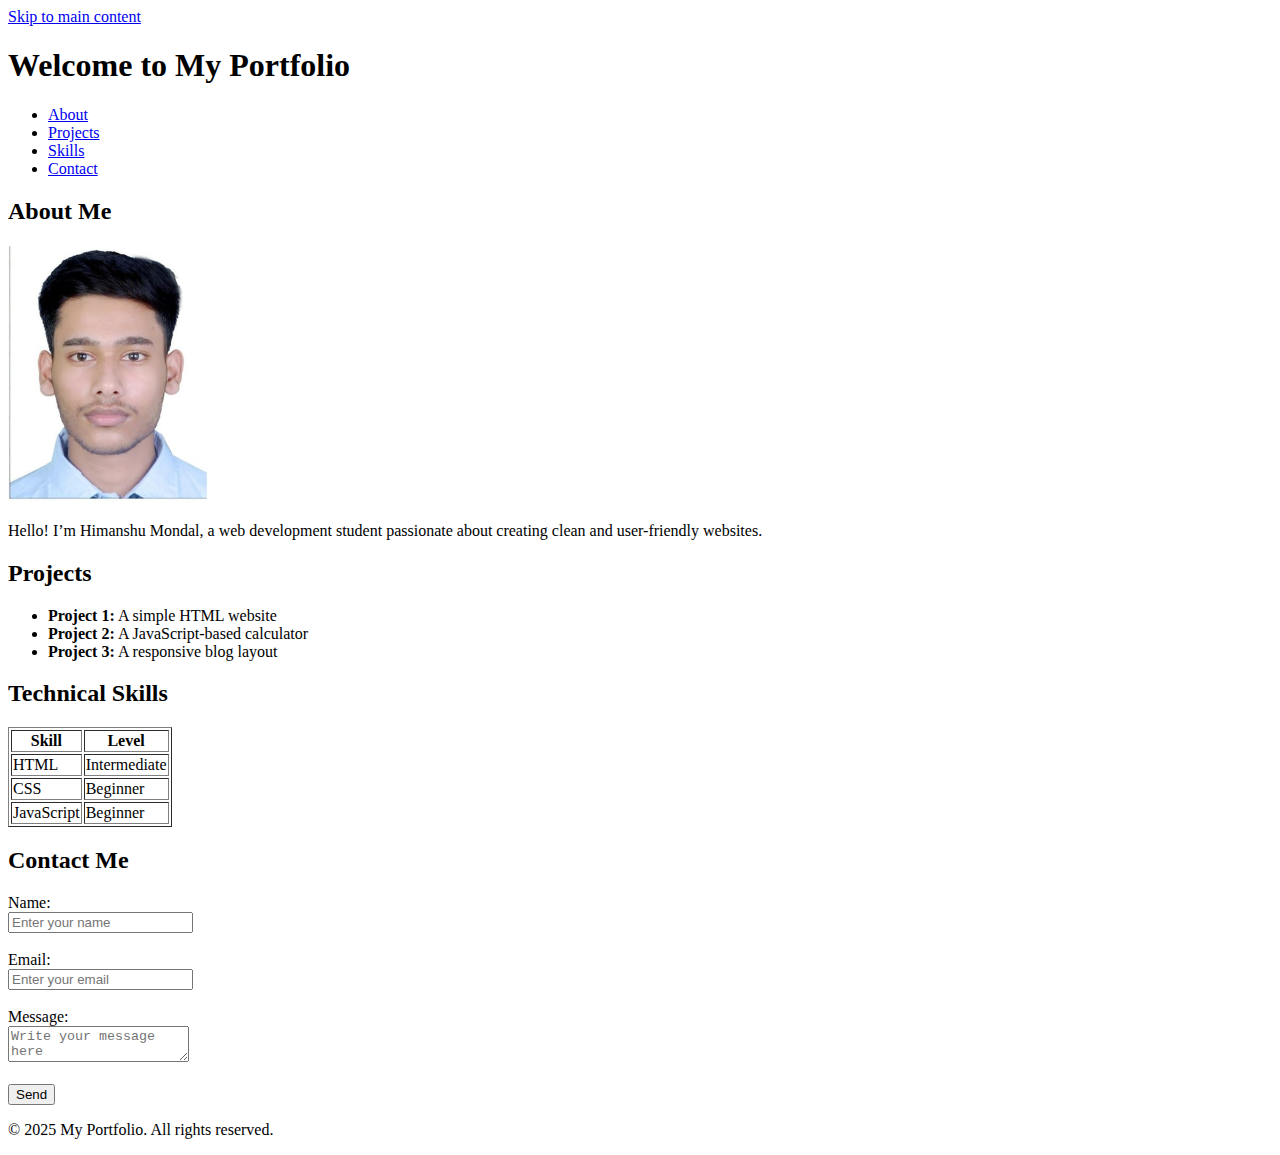
<file: Lab 1 Assignment/index.html>
<!-- 
Web Dev I - Lab Assignment 1
Project: Personal Portfolio Website
Page: index.html
-->

<!DOCTYPE html>
<html lang="en">
<head>
    <meta charset="UTF-8">
    <meta name="viewport" content="width=device-width, initial-scale=1.0">
    <title>My Portfolio</title>
</head>
<body>

    <!-- Accessibility -->
    <a href="#main-content">Skip to main content</a>

    <!-- Header and Navigation -->
    <header>
        <h1>Welcome to My Portfolio</h1>
        <nav>
            <ul>
                <li><a href="#about">About</a></li>
                <li><a href="#projects">Projects</a></li>
                <li><a href="#skills">Skills</a></li>
                <li><a href="#contact">Contact</a></li>
            </ul>
        </nav>
    </header>

    <!-- Main Content -->
    <main id="main-content">

        <!-- Hero / About Section -->
        <section id="about">
            <h2>About Me</h2>
            <img src="photo.jpg" alt="Profile picture of [Himanshu Mondal]" width="200">
            <p>Hello! I’m Himanshu Mondal, a web development student passionate about creating clean and user-friendly websites.</p>
        </section>

        <!-- Projects Section -->
        <section id="projects">
            <h2>Projects</h2>
            <ul>
                <li><strong>Project 1:</strong> A simple HTML website</li>
                <li><strong>Project 2:</strong> A JavaScript-based calculator</li>
                <li><strong>Project 3:</strong> A responsive blog layout</li>
            </ul>
        </section>

        <!-- Skills Section -->
        <section id="skills">
            <h2>Technical Skills</h2>
            <table border="1">
                <tr>
                    <th>Skill</th>
                    <th>Level</th>
                </tr>
                <tr>
                    <td>HTML</td>
                    <td>Intermediate</td>
                </tr>
                <tr>
                    <td>CSS</td>
                    <td>Beginner</td>
                </tr>
                <tr>
                    <td>JavaScript</td>
                    <td>Beginner</td>
                </tr>
            </table>
        </section>

        <!-- Contact Section -->
        <section id="contact">
            <h2>Contact Me</h2>
            <form action="#" method="post">
                <label for="name">Name:</label><br>
                <input type="text" id="name" name="name" placeholder="Enter your name" required><br><br>

                <label for="email">Email:</label><br>
                <input type="email" id="email" name="email" placeholder="Enter your email" required><br><br>

                <label for="message">Message:</label><br>
                <textarea id="message" name="message" placeholder="Write your message here" required></textarea><br><br>

                <button type="submit">Send</button>
            </form>
        </section>

    </main>

    <!-- Footer -->
    <footer>
        <p>&copy; 2025 My Portfolio. All rights reserved.</p>
    </footer>

</body>
</html>
</file>
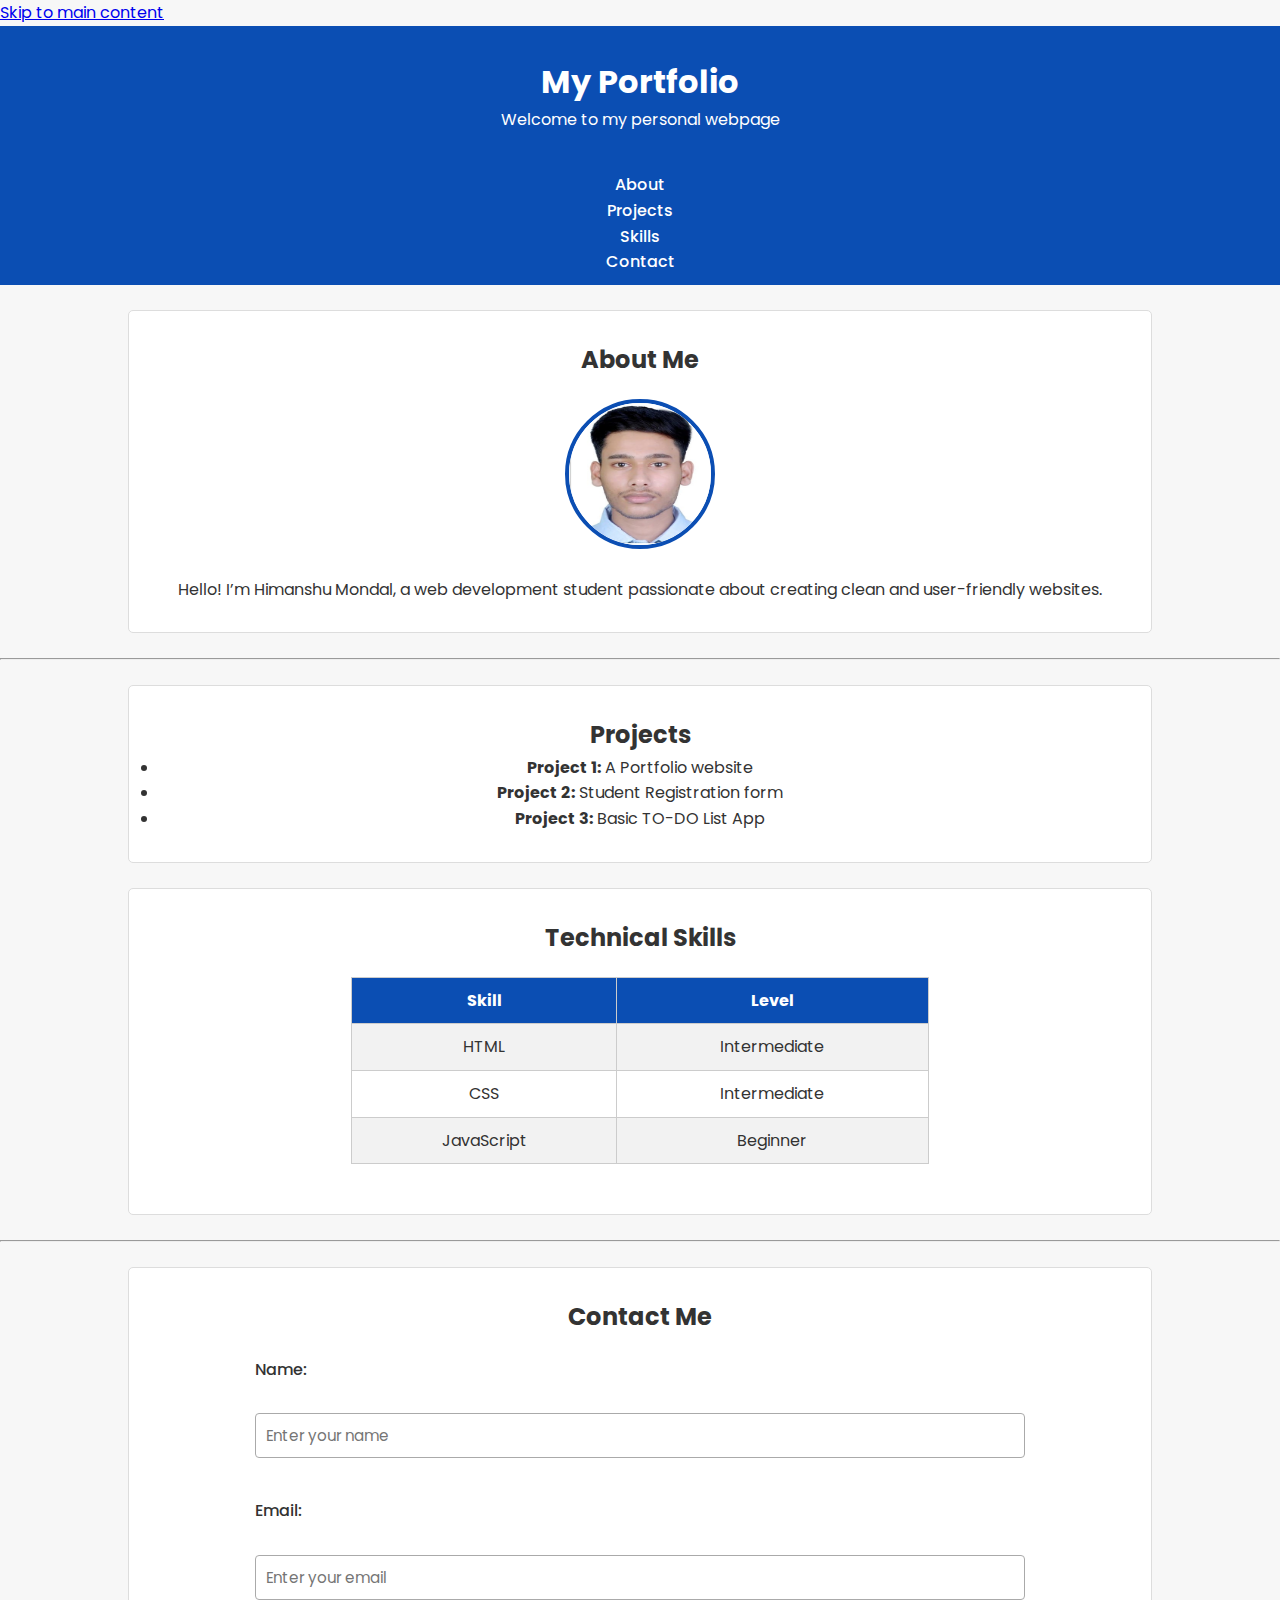
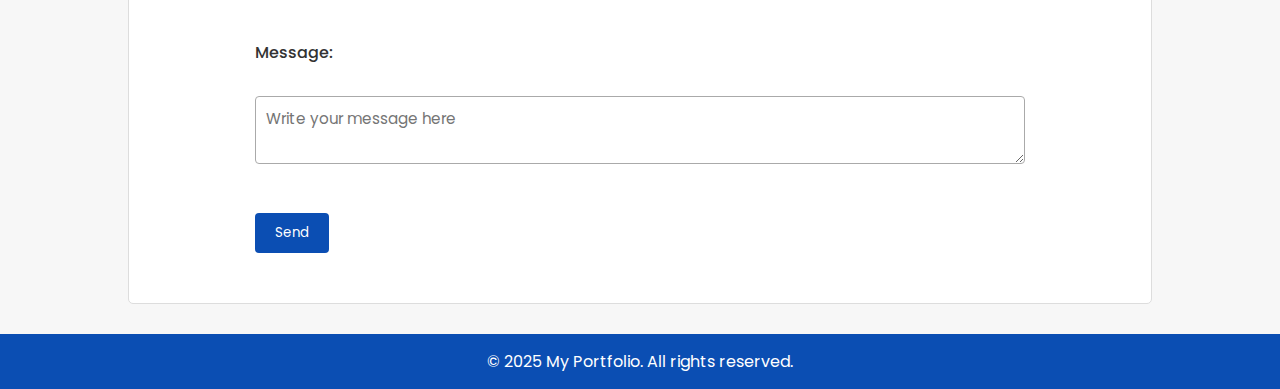
<file: lab2 assignment/index.html>
<!DOCTYPE html>
<html lang="en">
<head>
    <meta charset="UTF-8">
    <meta name="viewport" content="width=device-width, initial-scale=1.0">
    <title>My Personal Portfolio</title>
    <link rel="stylesheet" href="style.css">
    <link href="https://fonts.googleapis.com/css2?family=Poppins:wght@300;500;700&display=swap" rel="stylesheet">


</head>
<body>

    <!-- Accessibility -->
    <a href="#main-content">Skip to main content</a>

    <!-- Header and Navigation -->
    <header>
        <h1> My Portfolio</h1>
        <p>Welcome to my personal webpage</p>
        </header>
        <nav>
            <ul>
                <li><a href="#about">About</a></li>
                <li><a href="#projects">Projects</a></li>
                <li><a href="#skills">Skills</a></li>
                <li><a href="#contact">Contact</a></li>
            </ul>
        </nav>
    

    <!-- Main Content -->
    <main id="main-content">

        <!-- About Section -->
        <section id="about">
            <h2>About Me</h2>
            <img src="photo.jpg" alt="Profile picture of [Himanshu Mondal]" width="200">
            <p>Hello! I’m Himanshu Mondal, a web development student passionate about creating clean and user-friendly websites.</p>
        </section>
          
        <hr>


        <!-- Projects Section -->
        <section id="projects">
            <h2>Projects</h2>
            <ul>
                <li><strong>Project 1:</strong> A Portfolio website</li>
                <li><strong>Project 2:</strong> Student Registration form</li>
                <li><strong>Project 3:</strong> Basic TO-DO List App</li>
            </ul>
        </section>

        <!-- Skills Section -->
        <section id="skills">
            <h2>Technical Skills</h2>
            <table border="1">
                <tr>
                    <th>Skill</th>
                    <th>Level</th>
                </tr>
                <tr>
                    <td>HTML</td>
                    <td>Intermediate</td>
                </tr>
                <tr>
                    <td>CSS</td>
                    <td>Intermediate</td>
                </tr>
                <tr>
                    <td>JavaScript</td>
                    <td>Beginner</td>
                </tr>
            </table>
        </section>

        <hr>

        <!-- Contact Section -->
        <section id="contact">
            <h2>Contact Me</h2>
            <form>
                <label for="name">Name:</label><br>
                <input type="text" id="name" name="name" placeholder="Enter your name" required><br><br>

                <label for="email">Email:</label><br>
                <input type="email" id="email" name="email" placeholder="Enter your email" required><br><br>

                <label for="message">Message:</label><br>
                <textarea id="message" name="message" placeholder="Write your message here" required></textarea><br><br>

                <button type="submit">Send</button>
            </form>
        </section>

    </main>

    <!-- Footer -->
    <footer>
        <p>&copy; 2025 My Portfolio. All rights reserved.</p>
    </footer>

</body>
</html>
</file>
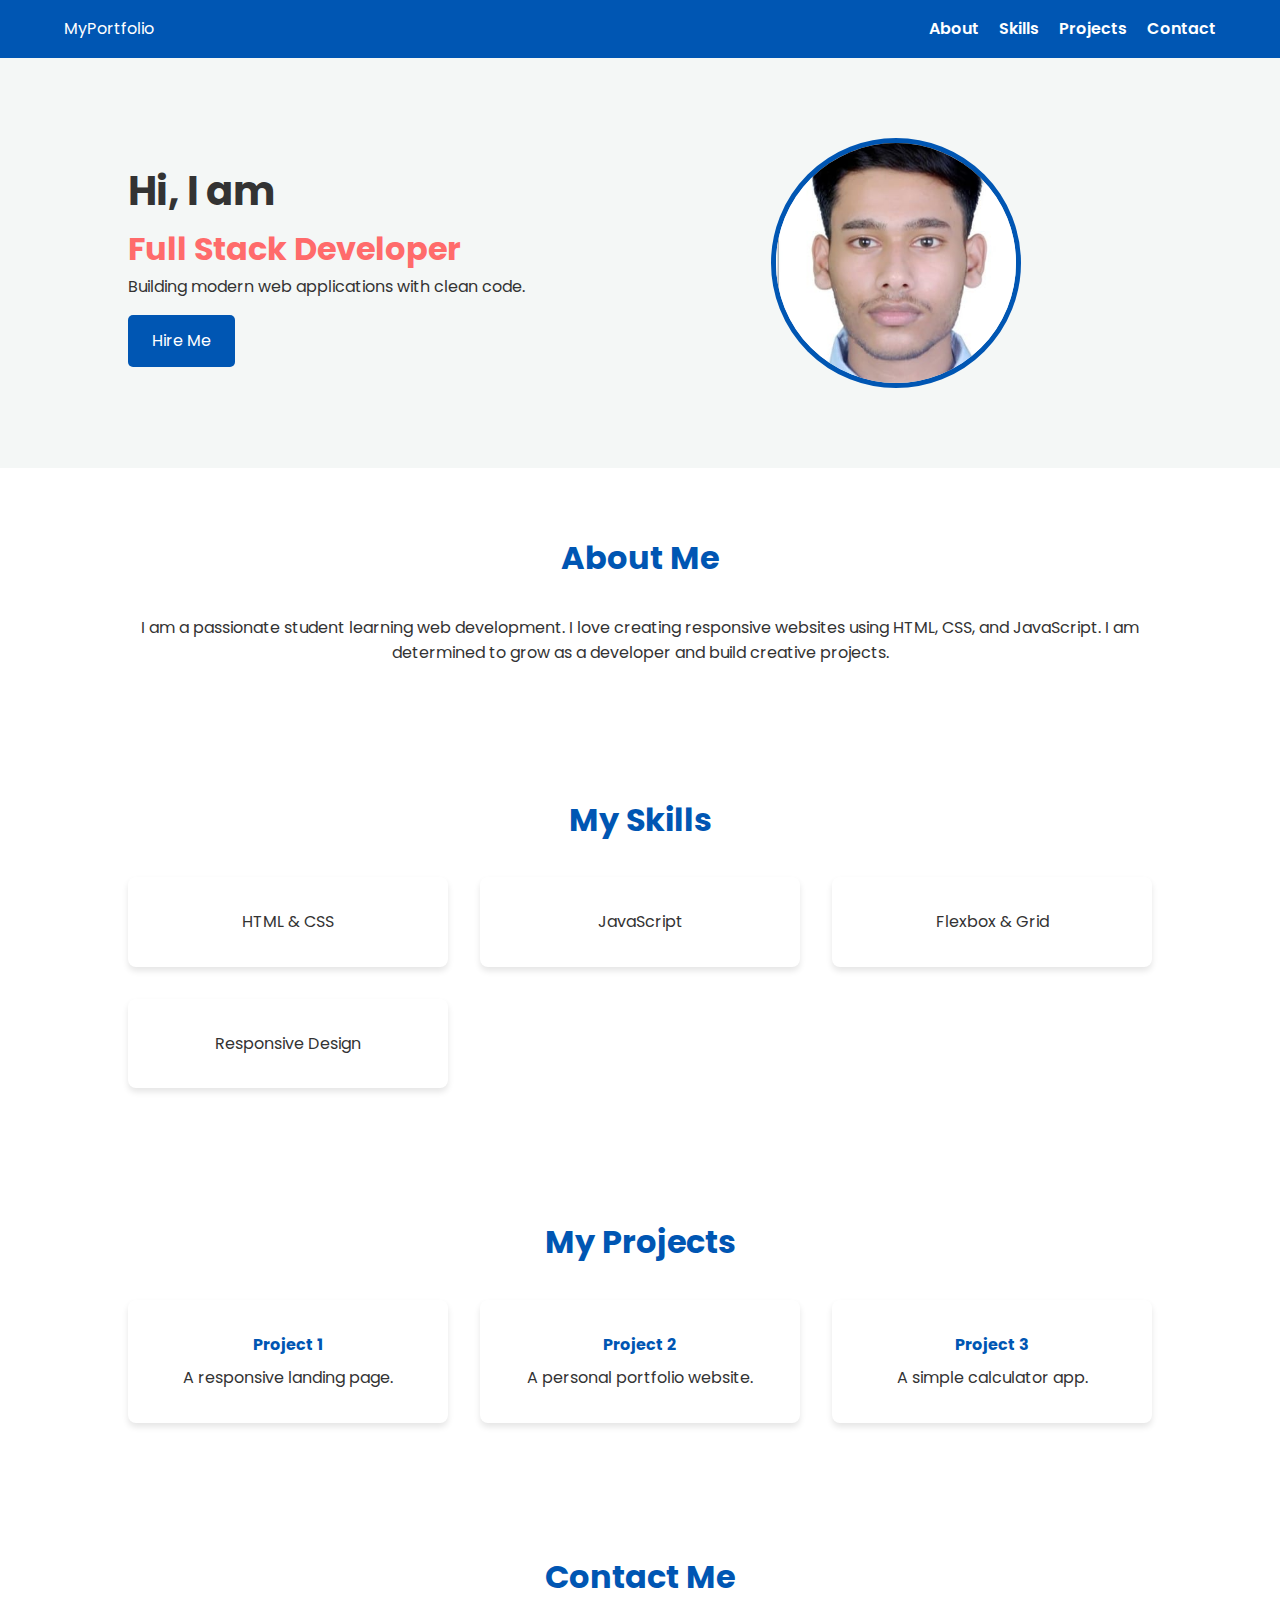
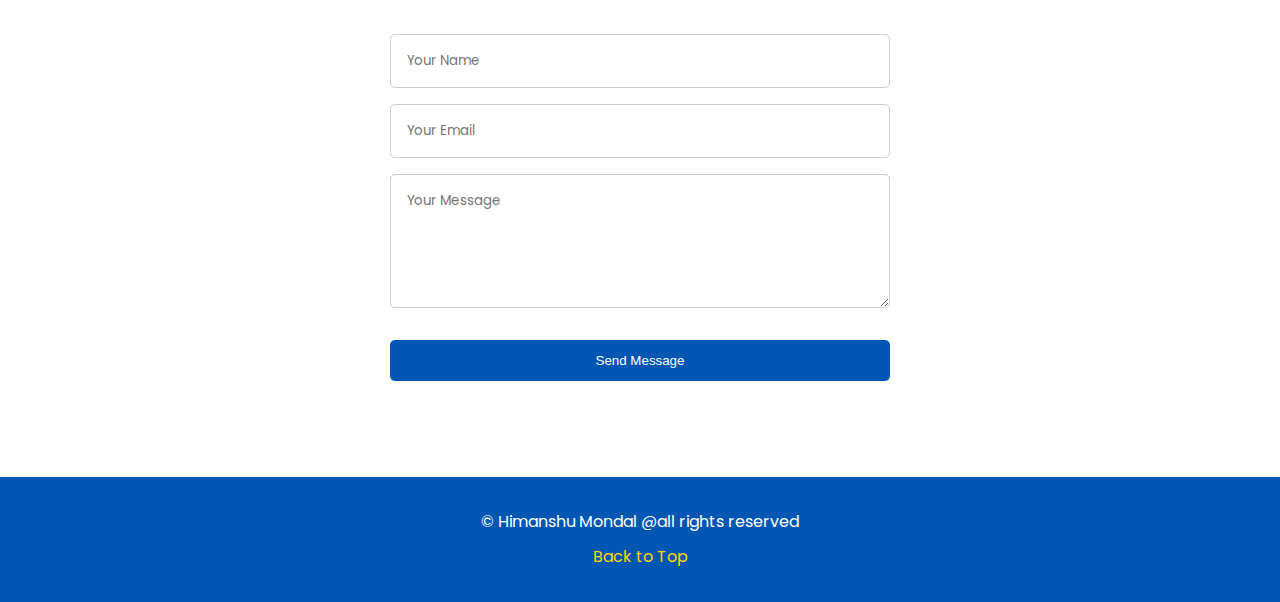
<file: lab3/index.html>
<!DOCTYPE html>
<html lang="en">
<head>
    <meta charset="UTF-8">
    <meta name="viewport" content="width=device-width, initial-scale=1.0">
    <title>My Portfolio | Lab 3 (Internal CSS)</title>
    <link href="https://fonts.googleapis.com/css2?family=Poppins:wght@300;400;600&display=swap" rel="stylesheet">
    <style>
      
        * {
            margin: 0;
            padding: 0;
            box-sizing: border-box;
        }

        :root {
            --primary-color: #0056b3; 
            --accent-color: #ff6b6b;  
            --light-bg: #f4f7f6;
            --text-color: #333;
        }

        body {
            font-family: 'Poppins', sans-serif;
            color: var(--text-color);
            line-height: 1.6;
        }

       
        .container {
            padding: 4rem 10%;
            text-align: center;
        }

        h3 {
            font-size: 2rem;
            margin-bottom: 2rem;
            color: var(--primary-color);
        }

        
        header {
            display: flex; 
            justify-content: space-between;
            align-items: center;
            background: var(--primary-color);
            color: white;
            padding: 1rem 5%;
            position: sticky;
            top: 0;
            z-index: 1000;
        }

        .nav-links {
            list-style: none;
            display: flex;
            gap: 20px;
        }

        .nav-links a {
            color: white;
            text-decoration: none;
            font-weight: 600;
            transition: color 0.3s ease; 
        }

        .nav-links a:hover {
            color: #ffd700;
        }

        
        .hero {
            display: flex; 
            align-items: center;
            justify-content: space-between;
            padding: 5rem 10%;
            background-color: var(--light-bg);
            
            animation: fadeIn 1.5s ease-in; 
        }

        .hero-text {
            flex: 1;
            text-align: left;
        }

        .hero-text h1 {
            font-size: 2.5rem;
        }

       
        .animate-text {
            font-size: 2rem;
            color: var(--accent-color);
            animation: colorChange 3s infinite alternate;
        }

        .hero-image {
            flex: 1;
            display: flex;
            justify-content: center;
        }

        .hero-image img {
            width: 250px;
            height: 250px;
            border-radius: 50%; 
            object-fit: cover;
            border: 5px solid var(--primary-color);
        }

        
        .btn {
            display: inline-block;
            margin-top: 1rem;
            padding: 0.8rem 1.5rem;
            background: var(--primary-color);
            color: white;
            text-decoration: none;
            border: none;
            border-radius: 5px;
            transition: transform 0.3s ease;
        }

        .btn:hover {
            transform: scale(1.05); 
        }

        
        .grid-container {
            display: grid;
            
            grid-template-columns: repeat(auto-fit, minmax(250px, 1fr));
            gap: 2rem;
        }

        .card {
            background: white;
            padding: 2rem;
            border-radius: 8px;
            box-shadow: 0 4px 6px rgba(0,0,0,0.1);
            transition: transform 0.3s ease;
        }

        .card:hover {
            transform: translateY(-5px); 
        }

        .project-card h4 {
            margin-bottom: 0.5rem;
            color: var(--primary-color);
        }

        
        .contact-form {
            max-width: 500px;
            margin: 0 auto;
            display: flex;
            flex-direction: column;
            gap: 1rem;
        }

        .contact-form input, .contact-form textarea {
            padding: 1rem;
            border: 1px solid #ccc;
            border-radius: 5px;
            width: 100%;
            font-family: inherit;
        }

      
        footer {
            background: var(--primary-color);
            color: white;
            text-align: center;
            padding: 2rem;
            margin-top: 2rem;
        }

        .back-to-top {
            color: #ffd700;
            text-decoration: none;
            display: inline-block;
            margin-top: 10px;
        }

       
        @keyframes fadeIn {
            from { opacity: 0; transform: translateY(20px); }
            to { opacity: 1; transform: translateY(0); }
        }

        @keyframes colorChange {
            0% { color: var(--accent-color); }
            100% { color: #28a745; }
        }

        
        @media (max-width: 768px) {
            .hero {
                flex-direction: column-reverse; 
                text-align: center;
                padding: 3rem 5%;
            }

            .hero-text {
                text-align: center;
                margin-top: 2rem;
            }

            .nav-links {
                display: none; 
            }
            
            .grid-container {
                grid-template-columns: 1fr; 
            }
        }
    </style>
</head>
<body>

    <header>
        <div class="logo">MyPortfolio</div>
        <nav>
            <ul class="nav-links">
                <li><a href="#about">About</a></li>
                <li><a href="#skills">Skills</a></li>
                <li><a href="#projects">Projects</a></li>
                <li><a href="#contact">Contact</a></li>
            </ul>
        </nav>
    </header>

    <section class="hero">
        <div class="hero-text">
            <h1>Hi, I am</h1>
            <h2 class="animate-text">Full Stack Developer</h2>
            <p>Building modern web applications with clean code.</p>
            <a href="#contact" class="btn">Hire Me</a>
        </div>
        <div class="hero-image">
            <img src="photo.jpg" alt="profile picture">
        </div>
    </section>

    <section id="about" class="container">
        <h3>About Me</h3>
        <p>I am a passionate student learning web development. I love creating responsive websites using HTML, CSS, and JavaScript. I am determined to grow as a developer and build creative projects.</p>
    </section>

    <section id="skills" class="container">
        <h3>My Skills</h3>
        <div class="grid-container">
            <div class="card">HTML & CSS</div>
            <div class="card">JavaScript</div>
            <div class="card">Flexbox & Grid</div>
            <div class="card">Responsive Design</div>
        </div>
    </section>

    <section id="projects" class="container">
        <h3>My Projects</h3>
        <div class="grid-container">
            <div class="card project-card">
                <h4>Project 1</h4>
                <p>A responsive landing page.</p>
            </div>
            <div class="card project-card">
                <h4>Project 2</h4>
                <p>A personal portfolio website.</p>
            </div>
            <div class="card project-card">
                <h4>Project 3</h4>
                <p>A simple calculator app.</p>
            </div>
        </div>
    </section>

    <section id="contact" class="container">
        <h3>Contact Me</h3>
        <form class="contact-form">
            <input type="text" placeholder="Your Name" required>
            <input type="email" placeholder="Your Email" required>
            <textarea placeholder="Your Message" rows="5"></textarea>
            <button type="submit" class="btn">Send Message</button>
        </form>
    </section>

    <footer>
        <p>&copy; Himanshu Mondal  @all rights reserved</p>
        <a href="#" class="back-to-top">Back to Top</a>
    </footer>

</body>
</html>
</file>
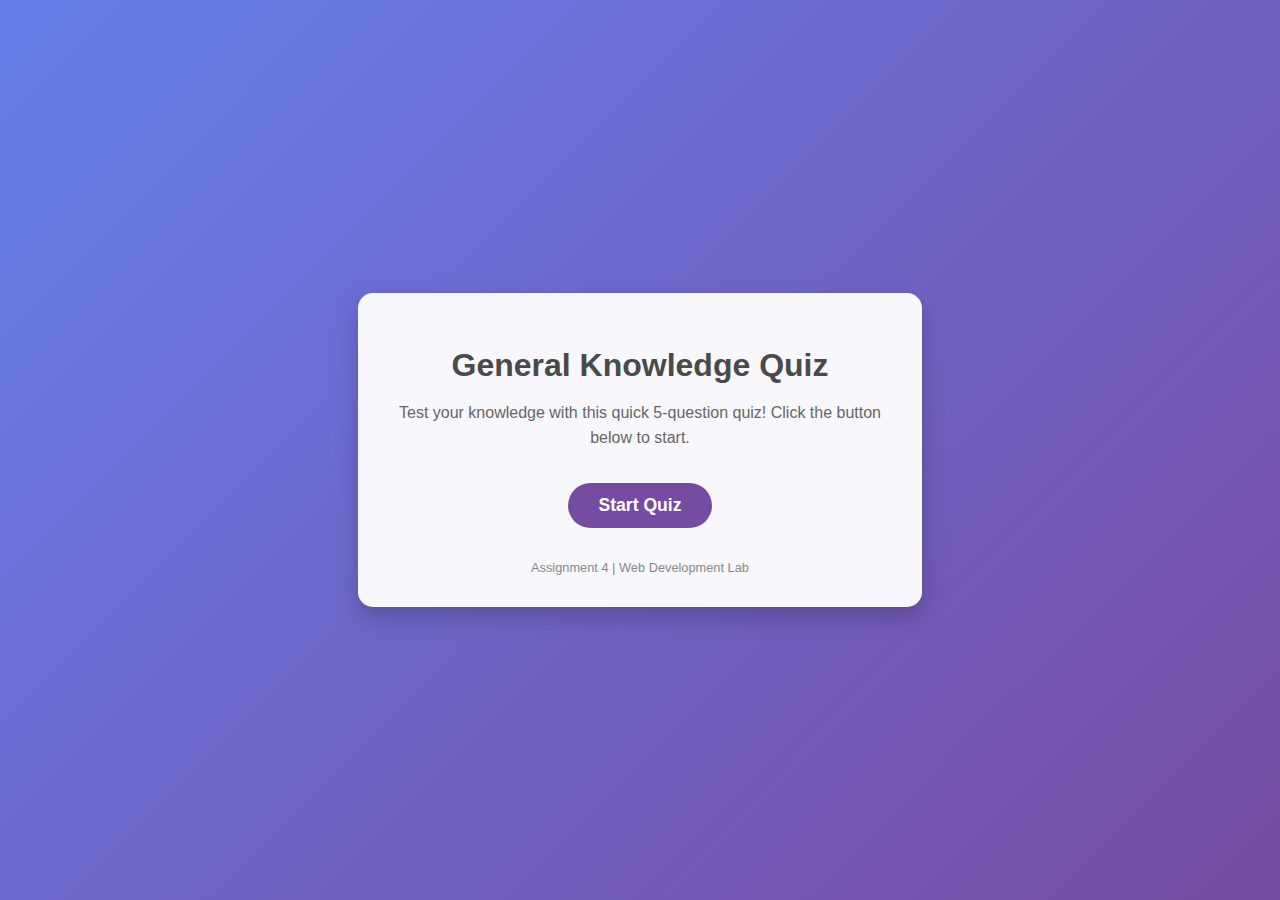
<file: lab4/index.html>
<!DOCTYPE html>
<html lang="en">

<head>
    <meta charset="UTF-8">
    <meta name="viewport" content="width=device-width, initial-scale=1.0">
    <title>Assignment 4 - General Knowledge Quiz</title>
    <style>
        body {
            font-family: 'Segoe UI', Tahoma, Geneva, Verdana, sans-serif;
            background: linear-gradient(135deg, #667eea 0%, #764ba2 100%);
            height: 100vh;
            margin: 0;
            display: flex;
            justify-content: center;
            align-items: center;
            color: #333;
        }

        .container {
            background-color: rgba(255, 255, 255, 0.95);
            padding: 2rem;
            border-radius: 15px;
            box-shadow: 0 10px 25px rgba(0, 0, 0, 0.2);
            text-align: center;
            max-width: 500px;
            width: 90%;
        }

        h1 {
            color: #4a4a4a;
            margin-bottom: 0.5rem;
        }

        p {
            color: #666;
            margin-bottom: 2rem;
            line-height: 1.6;
        }

        .btn {
            background-color: #764ba2;
            color: white;
            border: none;
            padding: 12px 30px;
            font-size: 1.1rem;
            border-radius: 50px;
            cursor: pointer;
            transition: transform 0.2s, box-shadow 0.2s;
            font-weight: 600;
        }

        .btn:hover {
            transform: translateY(-2px);
            box-shadow: 0 5px 15px rgba(118, 75, 162, 0.4);
            background-color: #6a4292;
        }

        .btn:active {
            transform: translateY(0);
        }

        footer {
            margin-top: 2rem;
            font-size: 0.8rem;
            color: #888;
        }
    </style>
</head>

<body>

    <div class="container">
        <h1>General Knowledge Quiz</h1>
        <p>Test your knowledge with this quick 5-question quiz! Click the button below to start.</p>
        <button class="btn" onclick="runQuiz()">Start Quiz</button>
        <footer>Assignment 4 | Web Development Lab</footer>
    </div>

    <script src="LAB4.js"></script>
</body>

</html>
</file>
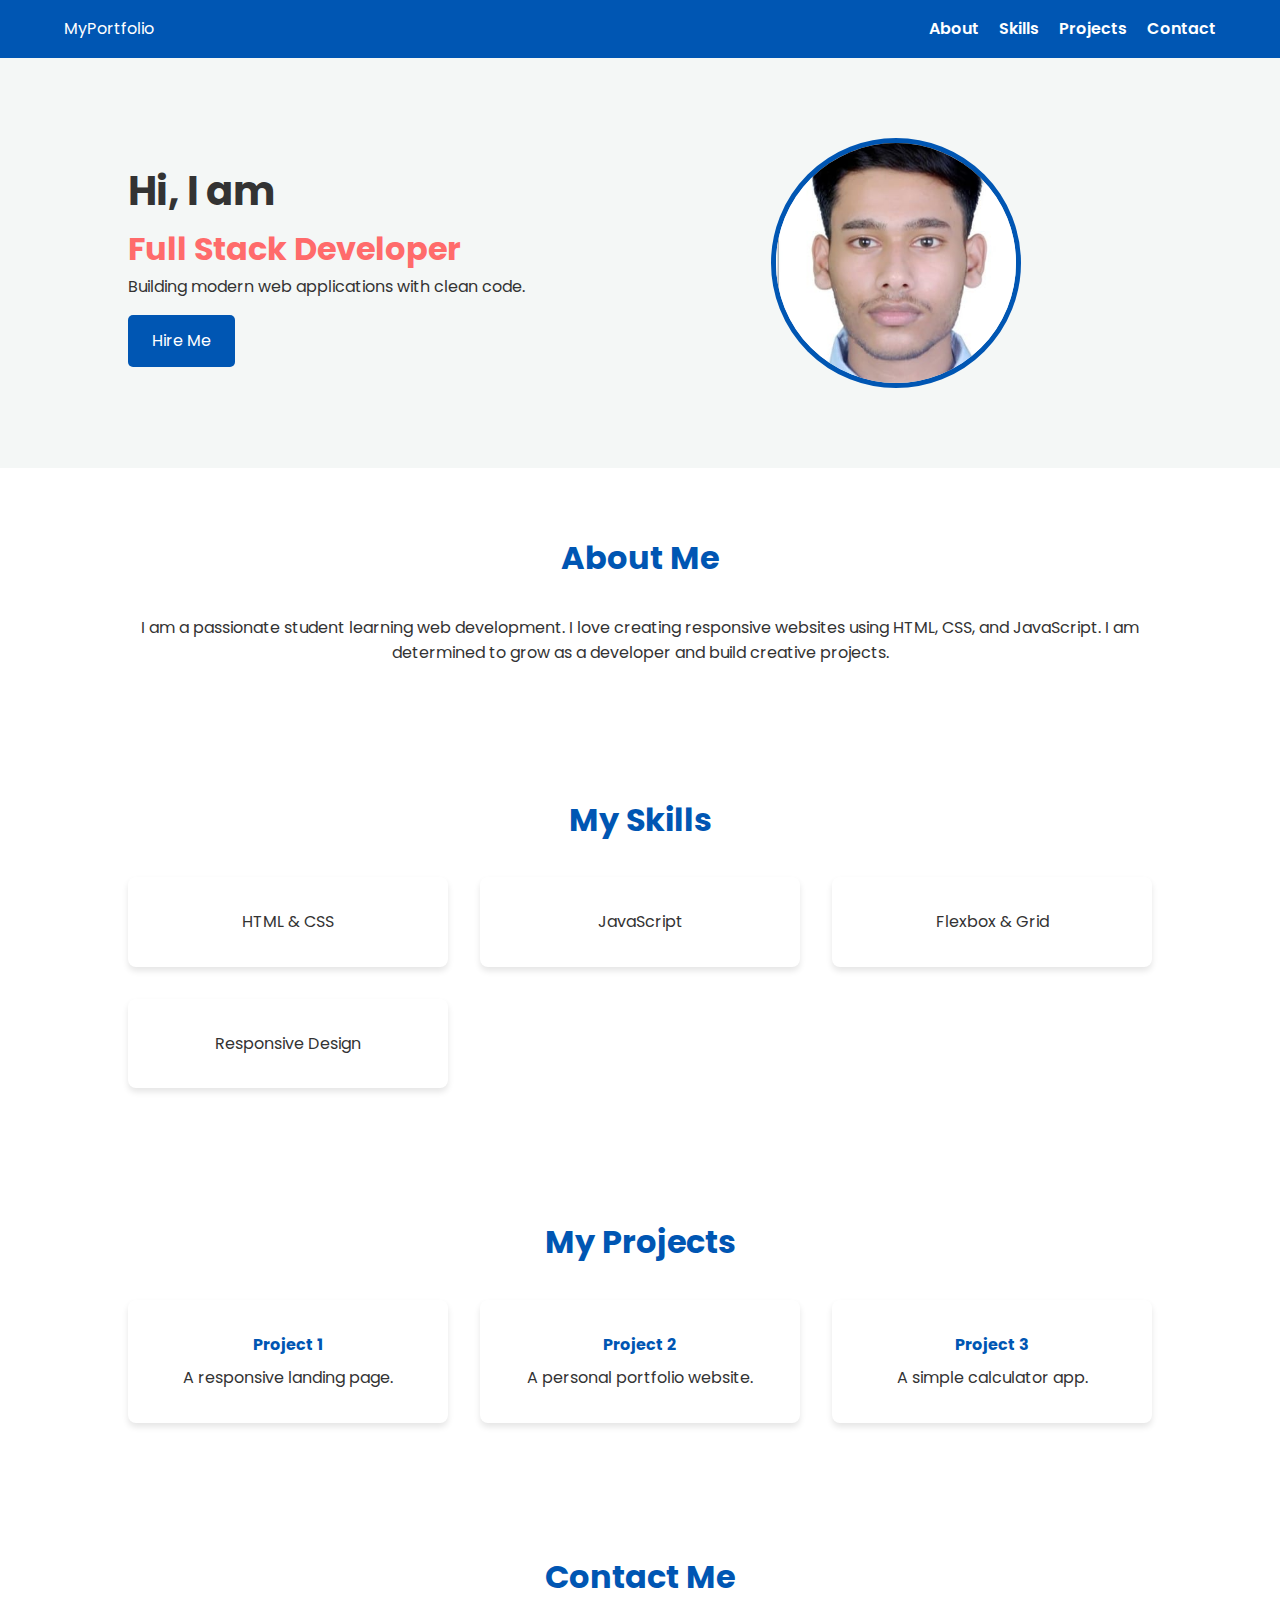
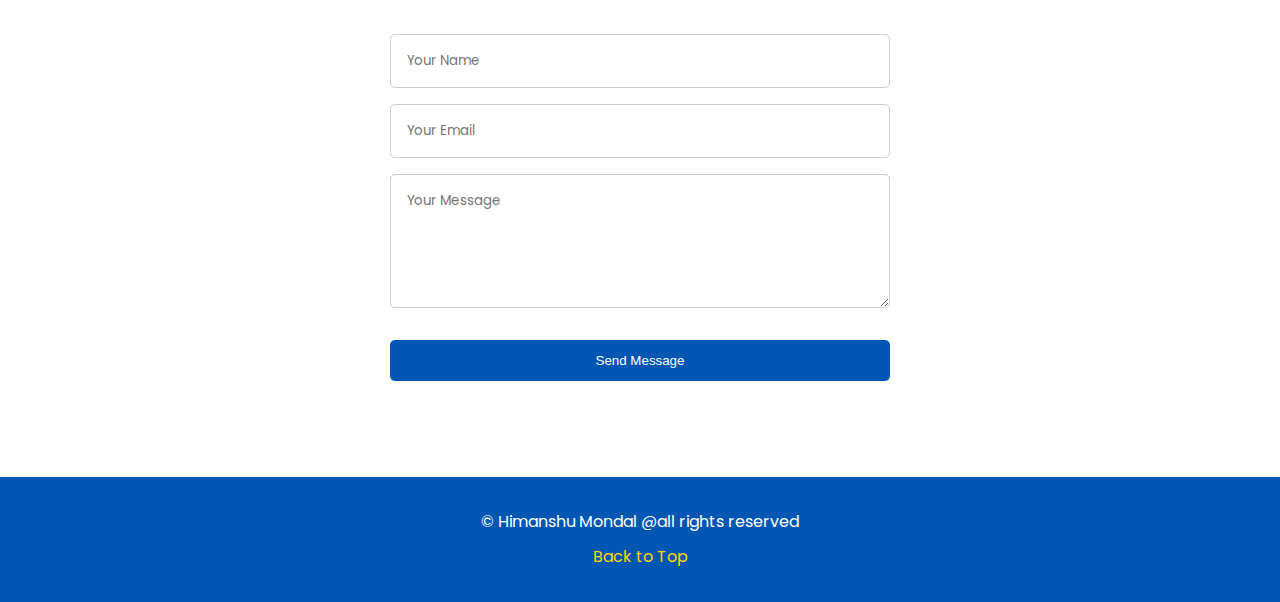
<file: Lab3 Assignment.html>
<!DOCTYPE html>
<html lang="en">
<head>
    <meta charset="UTF-8">
    <meta name="viewport" content="width=device-width, initial-scale=1.0">
    <title>My Portfolio | Lab 3 (Internal CSS)</title>
    <link href="https://fonts.googleapis.com/css2?family=Poppins:wght@300;400;600&display=swap" rel="stylesheet">
    <style>
      
        * {
            margin: 0;
            padding: 0;
            box-sizing: border-box;
        }

        :root {
            --primary-color: #0056b3; 
            --accent-color: #ff6b6b;  
            --light-bg: #f4f7f6;
            --text-color: #333;
        }

        body {
            font-family: 'Poppins', sans-serif;
            color: var(--text-color);
            line-height: 1.6;
        }

       
        .container {
            padding: 4rem 10%;
            text-align: center;
        }

        h3 {
            font-size: 2rem;
            margin-bottom: 2rem;
            color: var(--primary-color);
        }

        
        header {
            display: flex; 
            justify-content: space-between;
            align-items: center;
            background: var(--primary-color);
            color: white;
            padding: 1rem 5%;
            position: sticky;
            top: 0;
            z-index: 1000;
        }

        .nav-links {
            list-style: none;
            display: flex;
            gap: 20px;
        }

        .nav-links a {
            color: white;
            text-decoration: none;
            font-weight: 600;
            transition: color 0.3s ease; 
        }

        .nav-links a:hover {
            color: #ffd700;
        }

        
        .hero {
            display: flex; 
            align-items: center;
            justify-content: space-between;
            padding: 5rem 10%;
            background-color: var(--light-bg);
            
            animation: fadeIn 1.5s ease-in; 
        }

        .hero-text {
            flex: 1;
            text-align: left;
        }

        .hero-text h1 {
            font-size: 2.5rem;
        }

       
        .animate-text {
            font-size: 2rem;
            color: var(--accent-color);
            animation: colorChange 3s infinite alternate;
        }

        .hero-image {
            flex: 1;
            display: flex;
            justify-content: center;
        }

        .hero-image img {
            width: 250px;
            height: 250px;
            border-radius: 50%; 
            object-fit: cover;
            border: 5px solid var(--primary-color);
        }

        
        .btn {
            display: inline-block;
            margin-top: 1rem;
            padding: 0.8rem 1.5rem;
            background: var(--primary-color);
            color: white;
            text-decoration: none;
            border: none;
            border-radius: 5px;
            transition: transform 0.3s ease;
        }

        .btn:hover {
            transform: scale(1.05); 
        }

        
        .grid-container {
            display: grid;
            
            grid-template-columns: repeat(auto-fit, minmax(250px, 1fr));
            gap: 2rem;
        }

        .card {
            background: white;
            padding: 2rem;
            border-radius: 8px;
            box-shadow: 0 4px 6px rgba(0,0,0,0.1);
            transition: transform 0.3s ease;
        }

        .card:hover {
            transform: translateY(-5px); 
        }

        .project-card h4 {
            margin-bottom: 0.5rem;
            color: var(--primary-color);
        }

        
        .contact-form {
            max-width: 500px;
            margin: 0 auto;
            display: flex;
            flex-direction: column;
            gap: 1rem;
        }

        .contact-form input, .contact-form textarea {
            padding: 1rem;
            border: 1px solid #ccc;
            border-radius: 5px;
            width: 100%;
            font-family: inherit;
        }

      
        footer {
            background: var(--primary-color);
            color: white;
            text-align: center;
            padding: 2rem;
            margin-top: 2rem;
        }

        .back-to-top {
            color: #ffd700;
            text-decoration: none;
            display: inline-block;
            margin-top: 10px;
        }

       
        @keyframes fadeIn {
            from { opacity: 0; transform: translateY(20px); }
            to { opacity: 1; transform: translateY(0); }
        }

        @keyframes colorChange {
            0% { color: var(--accent-color); }
            100% { color: #28a745; }
        }

        
        @media (max-width: 768px) {
            .hero {
                flex-direction: column-reverse; 
                text-align: center;
                padding: 3rem 5%;
            }

            .hero-text {
                text-align: center;
                margin-top: 2rem;
            }

            .nav-links {
                display: none; 
            }
            
            .grid-container {
                grid-template-columns: 1fr; 
            }
        }
    </style>
</head>
<body>

    <header>
        <div class="logo">MyPortfolio</div>
        <nav>
            <ul class="nav-links">
                <li><a href="#about">About</a></li>
                <li><a href="#skills">Skills</a></li>
                <li><a href="#projects">Projects</a></li>
                <li><a href="#contact">Contact</a></li>
            </ul>
        </nav>
    </header>

    <section class="hero">
        <div class="hero-text">
            <h1>Hi, I am</h1>
            <h2 class="animate-text">Full Stack Developer</h2>
            <p>Building modern web applications with clean code.</p>
            <a href="#contact" class="btn">Hire Me</a>
        </div>
        <div class="hero-image">
            <img src="photo.jpg" alt="profile picture">
        </div>
    </section>

    <section id="about" class="container">
        <h3>About Me</h3>
        <p>I am a passionate student learning web development. I love creating responsive websites using HTML, CSS, and JavaScript. I am determined to grow as a developer and build creative projects.</p>
    </section>

    <section id="skills" class="container">
        <h3>My Skills</h3>
        <div class="grid-container">
            <div class="card">HTML & CSS</div>
            <div class="card">JavaScript</div>
            <div class="card">Flexbox & Grid</div>
            <div class="card">Responsive Design</div>
        </div>
    </section>

    <section id="projects" class="container">
        <h3>My Projects</h3>
        <div class="grid-container">
            <div class="card project-card">
                <h4>Project 1</h4>
                <p>A responsive landing page.</p>
            </div>
            <div class="card project-card">
                <h4>Project 2</h4>
                <p>A personal portfolio website.</p>
            </div>
            <div class="card project-card">
                <h4>Project 3</h4>
                <p>A simple calculator app.</p>
            </div>
        </div>
    </section>

    <section id="contact" class="container">
        <h3>Contact Me</h3>
        <form class="contact-form">
            <input type="text" placeholder="Your Name" required>
            <input type="email" placeholder="Your Email" required>
            <textarea placeholder="Your Message" rows="5"></textarea>
            <button type="submit" class="btn">Send Message</button>
        </form>
    </section>

    <footer>
        <p>&copy; Himanshu Mondal  @all rights reserved</p>
        <a href="#" class="back-to-top">Back to Top</a>
    </footer>

</body>
</html>
</file>
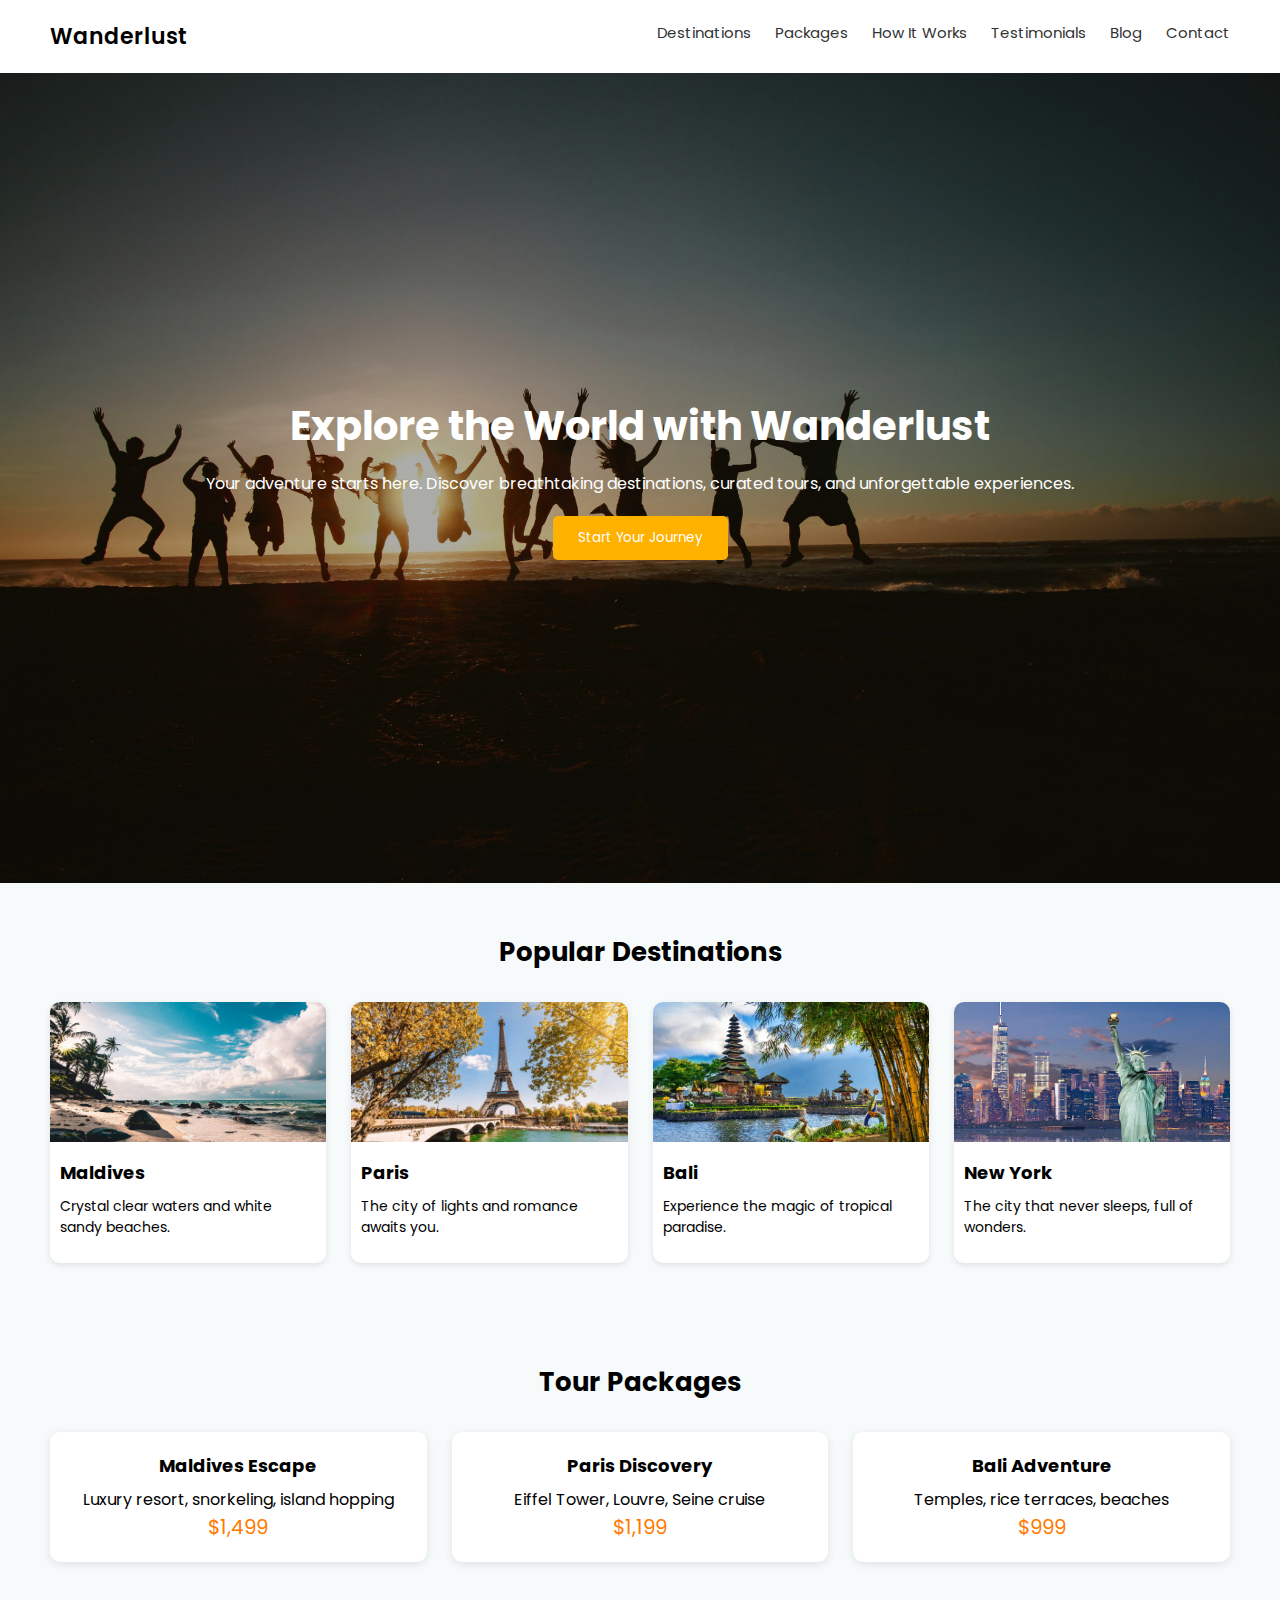
<file: capstone project/capstone.html>
<!DOCTYPE html>
<html lang="en">
<head>
    <meta charset="UTF-8">
    <meta name="viewport" content="width=device-width, initial-scale=1.0">
    <title>Wanderlust Travel</title>
    <link rel="stylesheet" href="style.css">
    <link href="https://fonts.googleapis.com/css2?family=Poppins:wght@300;400;600&display=swap" rel="stylesheet">
</head>

<body>

    <!-- NAVBAR -->
    <header>
        <nav class="navbar">
            <div class="logo">Wanderlust</div>
            <div class="nav-links">
                <a href="#">Destinations</a>
                <a href="#">Packages</a>
                <a href="#">How It Works</a>
                <a href="#">Testimonials</a>
                <a href="#">Blog</a>
                <a href="#">Contact</a>
            </div>
        </nav>
    </header>

    <!-- HERO SECTION -->
    <section class="hero">
        <div class="hero-content">
            <h1>Explore the World with Wanderlust</h1>
            <p>Your adventure starts here. Discover breathtaking destinations, curated tours, and unforgettable experiences.</p>
            <button class="cta-btn">Start Your Journey</button>
        </div>
    </section>

    <!-- POPULAR DESTINATIONS -->
    <section class="section">
        <h2 class="section-title">Popular Destinations</h2>

        <div class="destinations-grid">
            <div class="card">
                <img src="maldives.jpg" alt="">
                <h3>Maldives</h3>
                <p>Crystal clear waters and white sandy beaches.</p>
            </div>

            <div class="card">
                <img src="paris photo.jpg" alt="">
                <h3>Paris</h3>
                <p>The city of lights and romance awaits you.</p>
            </div>

            <div class="card">
                <img src="bali photo.jpeg" alt="">
                <h3>Bali</h3>
                <p>Experience the magic of tropical paradise.</p>
            </div>

            <div class="card">
                <img src="new york city.jpg" alt="">
                <h3>New York</h3>
                <p>The city that never sleeps, full of wonders.</p>
            </div>
        </div>
    </section>

    <!-- TOUR PACKAGES -->
    <section class="section">
        <h2 class="section-title">Tour Packages</h2>

        <div class="packages-grid">
            <div class="package-card">
                <h3>Maldives Escape</h3>
                <p>Luxury resort, snorkeling, island hopping</p>
                <span class="price">$1,499</span>
            </div>

            <div class="package-card">
                <h3>Paris Discovery</h3>
                <p>Eiffel Tower, Louvre, Seine cruise</p>
                <span class="price">$1,199</span>
            </div>

            <div class="package-card">
                <h3>Bali Adventure</h3>
                <p>Temples, rice terraces, beaches</p>
                <span class="price">$999</span>
            </div>
        </div>
    </section>

</body>
</html>
</file>
<file: lab2 assignment/style.css>
/* Google Font */
@import url('https://fonts.googleapis.com/css2?family=Poppins:wght@300;500;700&display=swap');

* {
  margin: 0;
  padding: 0;
  box-sizing: border-box;
  font-family: 'Poppins', sans-serif;
}

body {
  background-color: #f7f7f7;
  color: #333;
  line-height: 1.6;
}

/* HEADER */
header {
  background-color: #0b4eb3;
  color: white;
  text-align: center;
  padding: 30px 0;
}

header h1 {
  font-size: 2rem;
  font-weight: 700;
}

/* NAVIGATION */
nav {
  background-color: #0b4eb3;
  text-align: center;
  padding: 10px 0;
}

nav a {
  color: white;
  text-decoration: none;
  margin: 0 15px;
  font-weight: 500;
  padding: 6px 10px;
}

nav a:hover {
  background-color: white;
  color: #0b4eb3;
  border-radius: 4px;
}

/* SECTIONS */
section {
  background-color: #fff;
  width: 80%;
  margin: 25px auto;
  padding: 30px;
  text-align: center;
  border: 1px solid #ddd;
  border-radius: 5px;
}

/* ABOUT SECTION */
#about img {
  width: 150px;
  height: 150px;
  border-radius: 50%;
  margin: 20px 0;
  border: 4px solid #0b4eb3;
}

/* TABLE */
table {
  width: 60%;
  margin: 20px auto;
  border-collapse: collapse;
}

th, td {
  border: 1px solid #ccc;
  padding: 10px;
  text-align: center;
}

th {
  background-color: #0b4eb3;
  color: white;
}

tr:nth-child(even) {
  background-color: #f2f2f2;
}

/* PROJECTS */
.project-box {
  border: 1px solid #ccc;
  padding: 15px;
  margin: 15px auto;
  width: 60%;
  border-radius: 4px;
  background-color: #fff;
}

/* FORM */
form {
  width: 80%;
  margin: 20px auto;
  text-align: left;
}

label {
  display: block;
  margin-bottom: 5px;
  font-weight: 500;
}

input, textarea {
  width: 100%;
  padding: 10px;
  margin-bottom: 15px;
  border: 1px solid #aaa;
  border-radius: 4px;
  font-size: 0.95rem;
}

button {
  background-color: #0b4eb3;
  color: white;
  border: none;
  padding: 10px 20px;
  border-radius: 4px;
  cursor: pointer;
}

button:hover {
  background-color: #063b8a;
}

/* BACK TO TOP BUTTON */
#backToTop {
  position: fixed;
  bottom: 20px;
  right: 20px;
  background-color: #0b4eb3;
  color: white;
  border: none;
  border-radius: 4px;
  padding: 8px 14px;
  cursor: pointer;
  font-size: 0.9rem;
}

#backToTop:hover {
  background-color: #063b8a;
}

/* FOOTER */
footer {
  background-color: #0b4eb3;
  color: white;
  text-align: center;
  padding: 15px 0;
  margin-top: 30px;
}
</file>
<file: capstone project/style.css>
* {
    margin: 0;
    padding: 0;
    box-sizing: border-box;
    font-family: "Poppins", sans-serif;
}

/* NAVBAR */
.navbar {
    display: flex;
    justify-content: space-between;
    padding: 20px 50px;
    background: white;
    box-shadow: 0 2px 6px rgba(0,0,0,0.1);
}

.logo {
    font-size: 22px;
    font-weight: 600;
}

.nav-links a {
    margin-left: 20px;
    text-decoration: none;
    color: #333;
    font-size: 15px;
}

/* HERO SECTION */
.hero {
    height: 90vh;
    background: linear-gradient(rgba(0,0,0,0.3),rgba(0,0,0,0.3)),
                url("background.jpeg") center/cover no-repeat;
    display: flex;
    justify-content: center;
    align-items: center;
    color: white;
    text-align: center;
    padding: 20px;
}

.hero-content h1 {
    font-size: 40px;
    margin-bottom: 15px;
}

.cta-btn {
    margin-top: 20px;
    padding: 12px 25px;
    border: none;
    background: #ffb100;
    color: white;
    border-radius: 5px;
    cursor: pointer;
}

/* SECTION BASIC */
.section {
    padding: 50px 50px;
    background: #f6fafb;
}

.section-title {
    text-align: center;
    font-size: 26px;
    margin-bottom: 30px;
}

/* DESTINATIONS GRID */
.destinations-grid {
    display: grid;
    grid-template-columns: repeat(auto-fit, minmax(220px, 1fr));
    gap: 25px;
}

.card {
    background: white;
    border-radius: 10px;
    box-shadow: 0 2px 6px rgba(0,0,0,0.1);
    padding-bottom: 15px;
}

.card img {
    width: 100%;
    height: 140px;
    object-fit: cover;
    border-radius: 10px 10px 0 0;
}

.card h3 {
    padding: 10px;
    font-size: 18px;
}

.card p {
    padding: 0 10px 10px;
    font-size: 14px;
}

/* PACKAGES */
.packages-grid {
    display: grid;
    grid-template-columns: repeat(auto-fit, minmax(250px, 1fr));
    gap: 25px;
}

.package-card {
    background: white;
    padding: 20px;
    border-radius: 10px;
    box-shadow: 0 2px 8px rgba(0,0,0,0.1);
    text-align: center;
}

.package-card h3 {
    font-size: 18px;
    margin-bottom: 8px;
}

.package-card .price {
    font-size: 20px;
    margin-top: 10px;
    color: #ff7b00;
}

/* RESPONSIVE */
@media(max-width:768px){
    .navbar {
        flex-direction: column;
        text-align: center;
    }
    .nav-links a {
        margin: 10px;
    }
}
</file>
